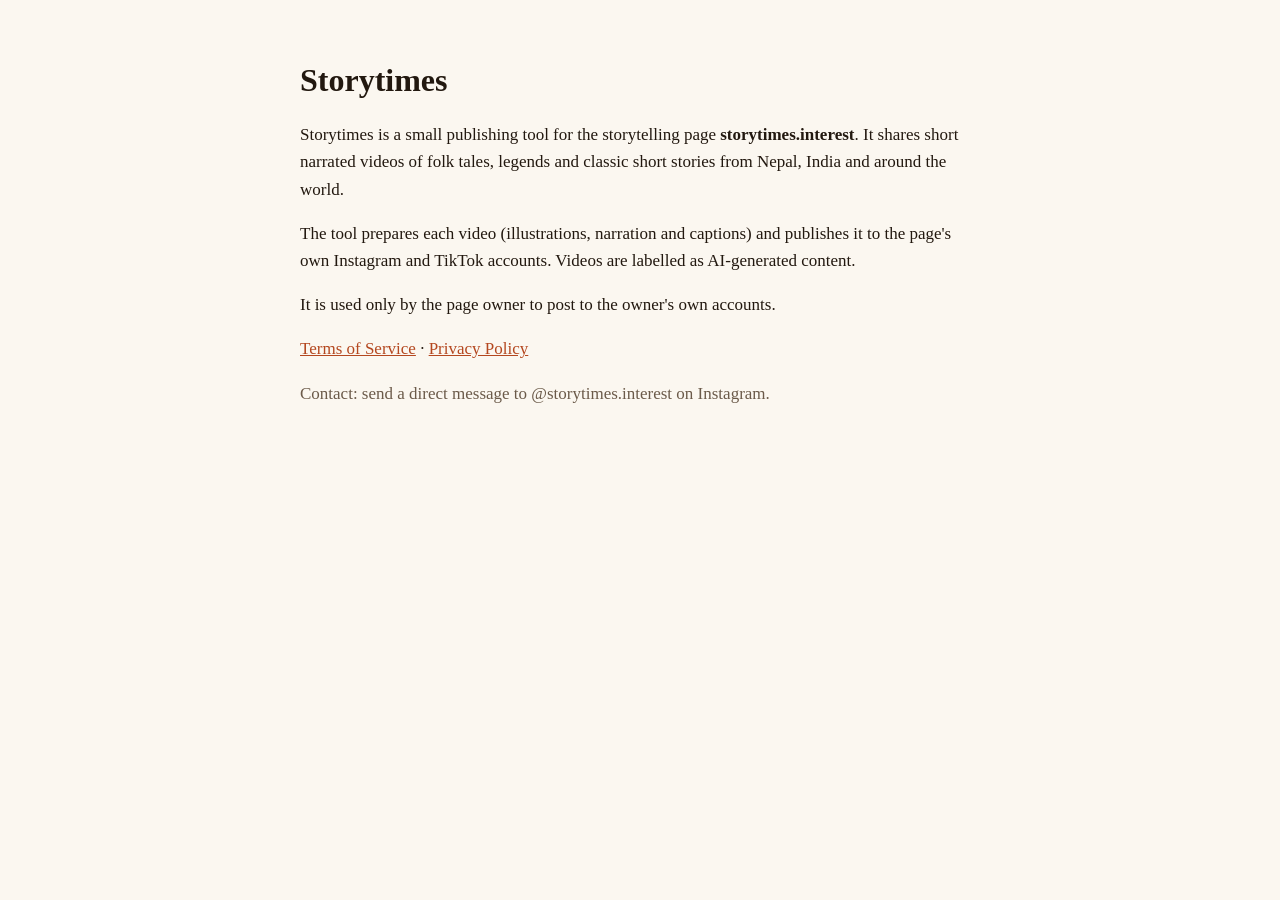
<file: index.html>
<!doctype html><html lang="en"><meta charset="utf-8"><meta name="viewport" content="width=device-width,initial-scale=1">
<title>Storytimes</title><link rel="stylesheet" href="style.css">
<main>
<h1>Storytimes</h1>
<p>Storytimes is a small publishing tool for the storytelling page <b>storytimes.interest</b>. It shares short narrated videos of folk tales, legends and classic short stories from Nepal, India and around the world.</p>
<p>The tool prepares each video (illustrations, narration and captions) and publishes it to the page's own Instagram and TikTok accounts. Videos are labelled as AI-generated content.</p>
<p>It is used only by the page owner to post to the owner's own accounts.</p>
<p><a href="terms.html">Terms of Service</a> · <a href="privacy.html">Privacy Policy</a></p>
<p class="muted">Contact: send a direct message to @storytimes.interest on Instagram.</p>
</main></html>
</file>
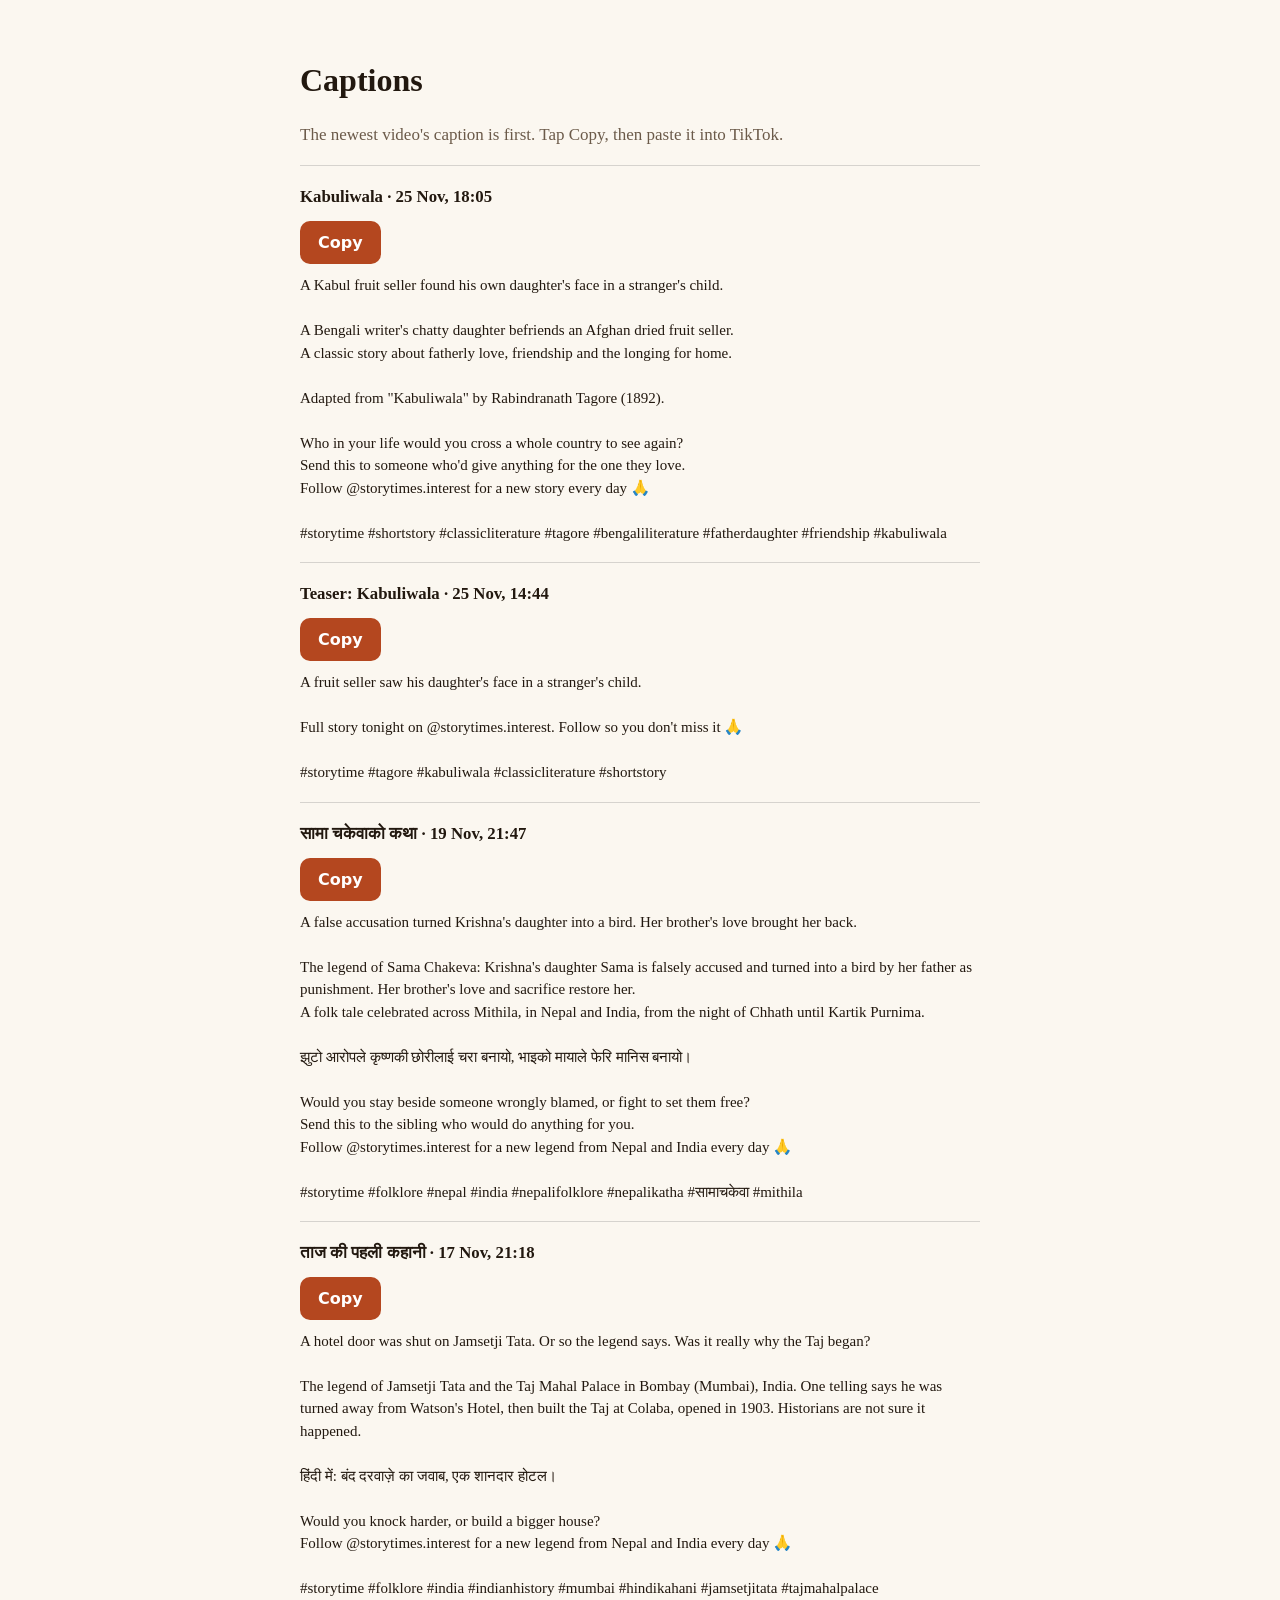
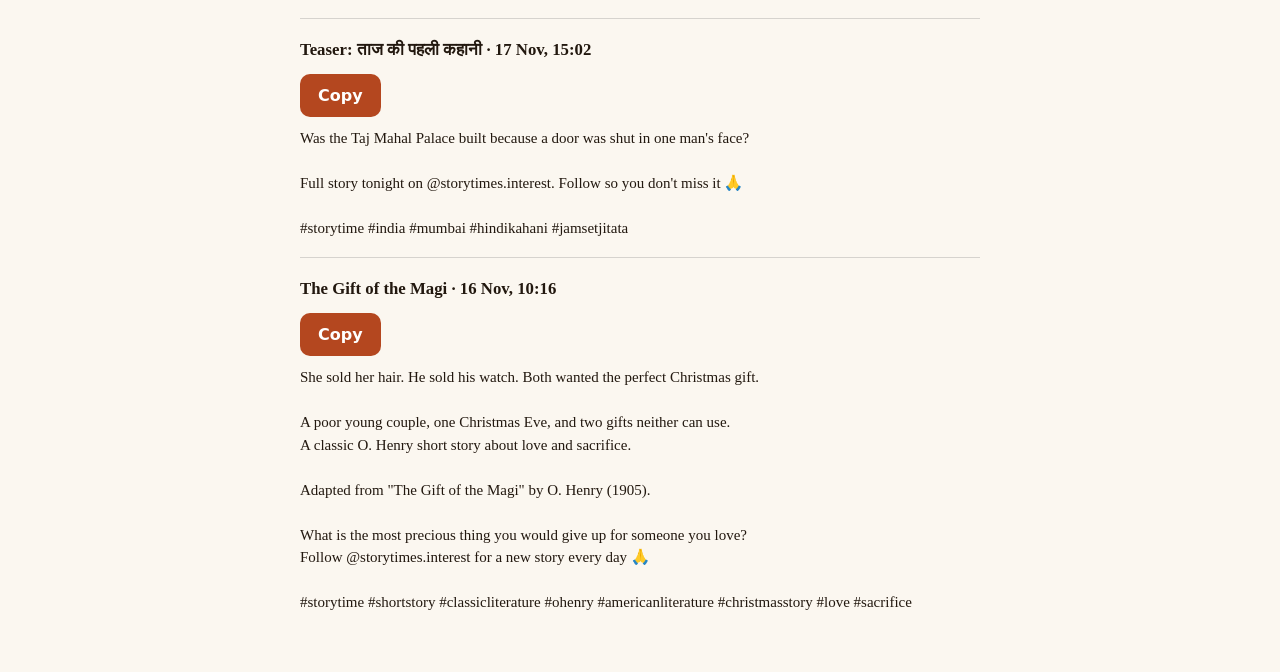
<file: captions.html>
<!doctype html><html lang="en"><meta charset="utf-8"><meta name="viewport" content="width=device-width,initial-scale=1">
<title>Storytimes captions</title><link rel="stylesheet" href="style.css">
<style>
.cap{border-top:1px solid rgba(127,127,127,.3);padding:18px 0;display:flex;flex-direction:column;gap:10px}
.cap h2{margin:0;font-size:1.05rem}.cap pre{white-space:pre-wrap;font:15px/1.5 Georgia,serif;margin:0}
button{align-self:flex-start;font:600 16px system-ui;background:var(--accent);color:#fff;border:0;border-radius:10px;padding:12px 18px}
</style>
<main>
<h1>Captions</h1>
<p class="muted">The newest video's caption is first. Tap Copy, then paste it into TikTok.</p>
<div id="list">Loading...</div>
</main>
<script>
fetch('captions.json?' + Date.now()).then(r => r.json()).then(items => {
  const list = document.getElementById('list'); list.textContent = '';
  items.forEach(it => {
    const d = document.createElement('div'); d.className = 'cap';
    const h = document.createElement('h2'); h.textContent = it.title + ' · ' + it.when; d.append(h);
    const b = document.createElement('button'); b.textContent = 'Copy'; d.append(b);
    const p = document.createElement('pre'); p.textContent = it.caption; d.append(p);
    b.onclick = async () => { try { await navigator.clipboard.writeText(it.caption); b.textContent = 'Copied'; }
      catch { const r = document.createRange(); r.selectNodeContents(p); getSelection().removeAllRanges(); getSelection().addRange(r); b.textContent = 'Selected'; }
      setTimeout(() => b.textContent = 'Copy', 1500); };
    list.append(d);
  });
}).catch(() => document.getElementById('list').textContent = 'No captions yet.');
</script></html>
</file>
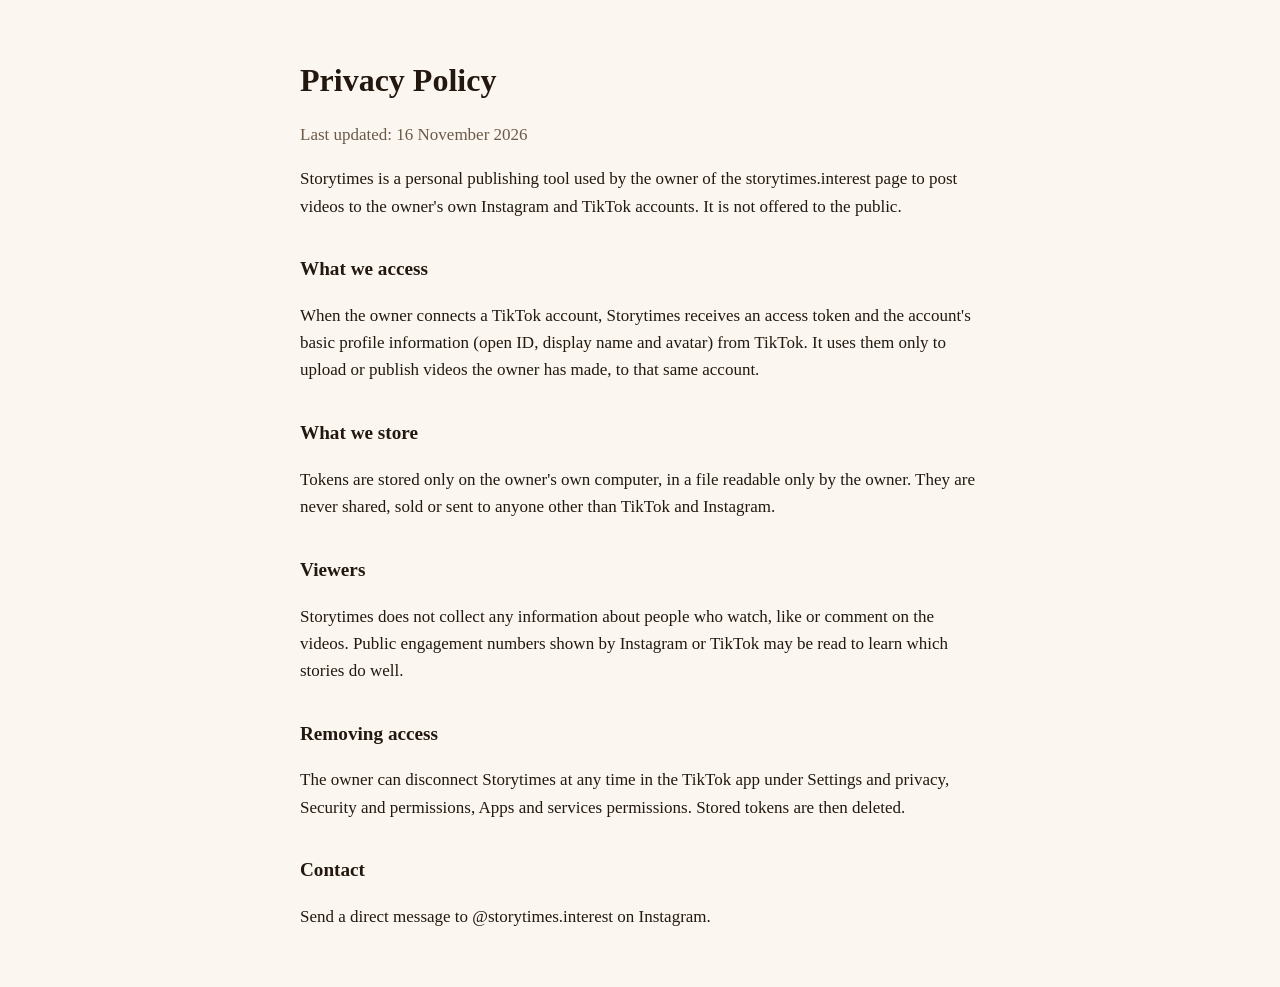
<file: privacy.html>
<!doctype html><html lang="en"><meta charset="utf-8"><meta name="viewport" content="width=device-width,initial-scale=1">
<title>Storytimes Privacy Policy</title><link rel="stylesheet" href="style.css">
<main>
<h1>Privacy Policy</h1>
<p class="muted">Last updated: 16 November 2026</p>
<p>Storytimes is a personal publishing tool used by the owner of the storytimes.interest page to post videos to the owner's own Instagram and TikTok accounts. It is not offered to the public.</p>
<h2>What we access</h2>
<p>When the owner connects a TikTok account, Storytimes receives an access token and the account's basic profile information (open ID, display name and avatar) from TikTok. It uses them only to upload or publish videos the owner has made, to that same account.</p>
<h2>What we store</h2>
<p>Tokens are stored only on the owner's own computer, in a file readable only by the owner. They are never shared, sold or sent to anyone other than TikTok and Instagram.</p>
<h2>Viewers</h2>
<p>Storytimes does not collect any information about people who watch, like or comment on the videos. Public engagement numbers shown by Instagram or TikTok may be read to learn which stories do well.</p>
<h2>Removing access</h2>
<p>The owner can disconnect Storytimes at any time in the TikTok app under Settings and privacy, Security and permissions, Apps and services permissions. Stored tokens are then deleted.</p>
<h2>Contact</h2>
<p>Send a direct message to @storytimes.interest on Instagram.</p>
</main></html>
</file>
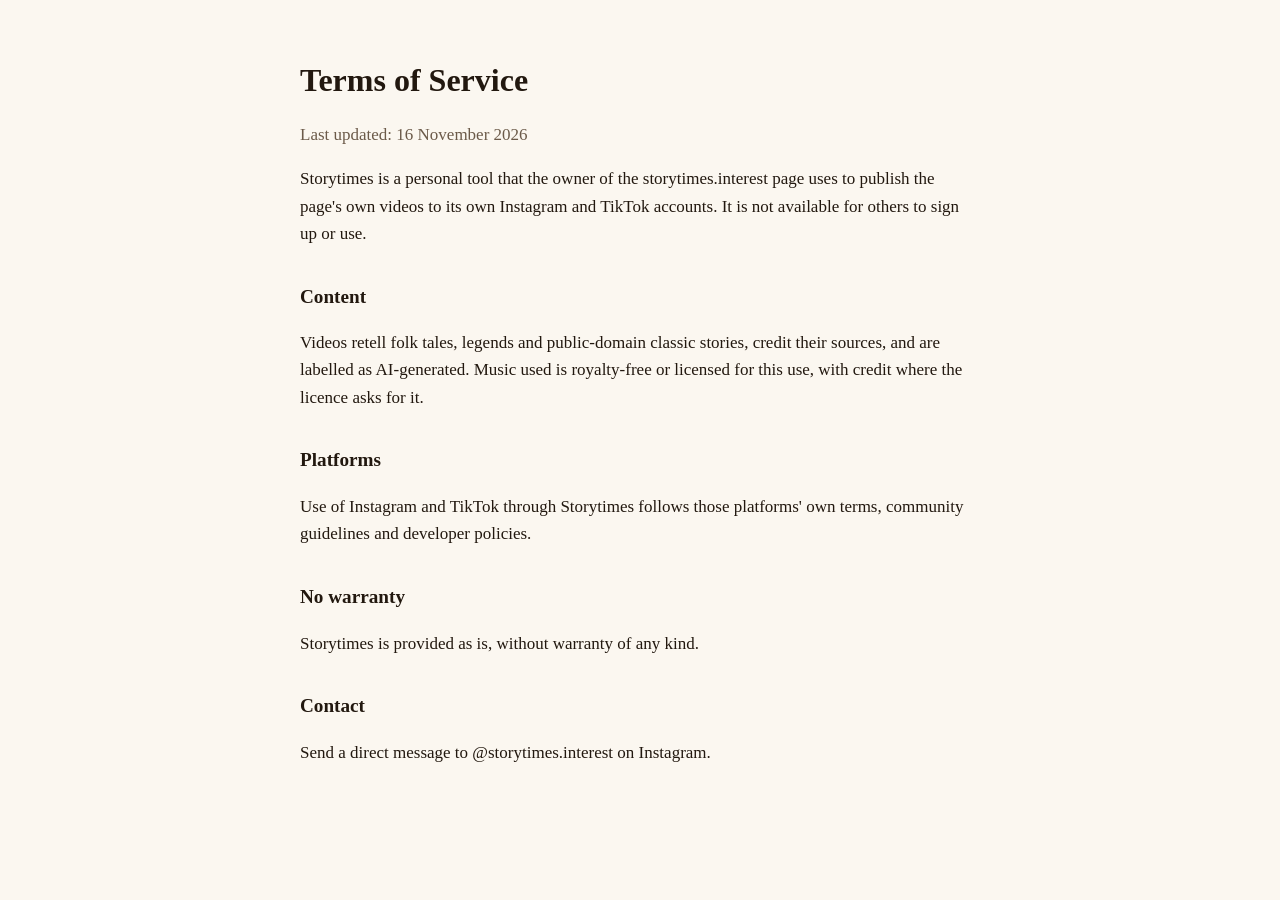
<file: terms.html>
<!doctype html><html lang="en"><meta charset="utf-8"><meta name="viewport" content="width=device-width,initial-scale=1">
<title>Storytimes Terms of Service</title><link rel="stylesheet" href="style.css">
<main>
<h1>Terms of Service</h1>
<p class="muted">Last updated: 16 November 2026</p>
<p>Storytimes is a personal tool that the owner of the storytimes.interest page uses to publish the page's own videos to its own Instagram and TikTok accounts. It is not available for others to sign up or use.</p>
<h2>Content</h2>
<p>Videos retell folk tales, legends and public-domain classic stories, credit their sources, and are labelled as AI-generated. Music used is royalty-free or licensed for this use, with credit where the licence asks for it.</p>
<h2>Platforms</h2>
<p>Use of Instagram and TikTok through Storytimes follows those platforms' own terms, community guidelines and developer policies.</p>
<h2>No warranty</h2>
<p>Storytimes is provided as is, without warranty of any kind.</p>
<h2>Contact</h2>
<p>Send a direct message to @storytimes.interest on Instagram.</p>
</main></html>
</file>
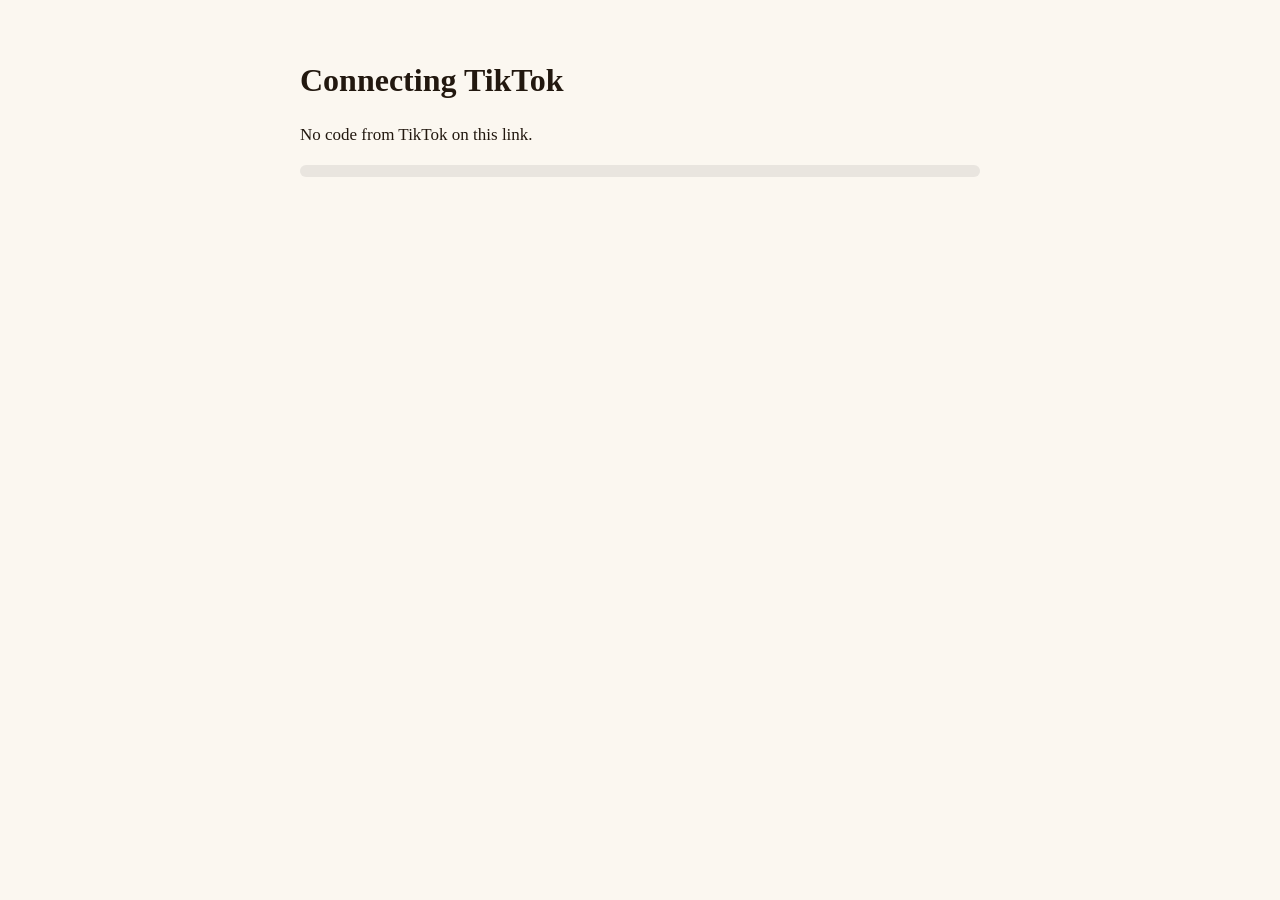
<file: tiktok-callback.html>
<!doctype html><html lang="en"><meta charset="utf-8"><meta name="viewport" content="width=device-width,initial-scale=1">
<title>Storytimes: TikTok connected</title><link rel="stylesheet" href="style.css">
<main>
<h1 id="h">Connecting TikTok</h1>
<p id="msg">Reading the answer from TikTok...</p>
<code id="code" hidden></code>
<p class="muted" id="hint" hidden>Copy the code above and paste it into the terminal where the Storytimes sign-in is waiting. It works for a few minutes.</p>
</main>
<script>
const q = new URLSearchParams(location.search), code = q.get('code'), err = q.get('error_description') || q.get('error');
if (code) { document.getElementById('h').textContent = 'TikTok approved'; document.getElementById('msg').textContent = 'Your one-time code:';
  const c = document.getElementById('code'); c.textContent = code; c.hidden = false; document.getElementById('hint').hidden = false; }
else document.getElementById('msg').textContent = err ? 'TikTok said: ' + err : 'No code from TikTok on this link.';
</script></html>
</file>
<file: style.css>
:root{--bg:#fbf7f0;--fg:#22180f;--muted:#6b5a49;--accent:#b4471f}
@media (prefers-color-scheme:dark){:root{--bg:#1a1410;--fg:#f1e6d8;--muted:#b5a290;--accent:#e9875a}}
body{margin:0;background:var(--bg);color:var(--fg);font:17px/1.6 Georgia,serif}
main{max-width:680px;margin:0 auto;padding:40px max(18px,env(safe-area-inset-left))}
h1{font-size:2rem;line-height:1.2}h2{font-size:1.2rem;margin-top:1.8em}
a{color:var(--accent)}p,li{color:var(--fg)}.muted{color:var(--muted)}
code{font-size:1.1rem;word-break:break-all;background:rgba(127,127,127,.15);padding:6px 8px;border-radius:6px;display:block}
</file>
